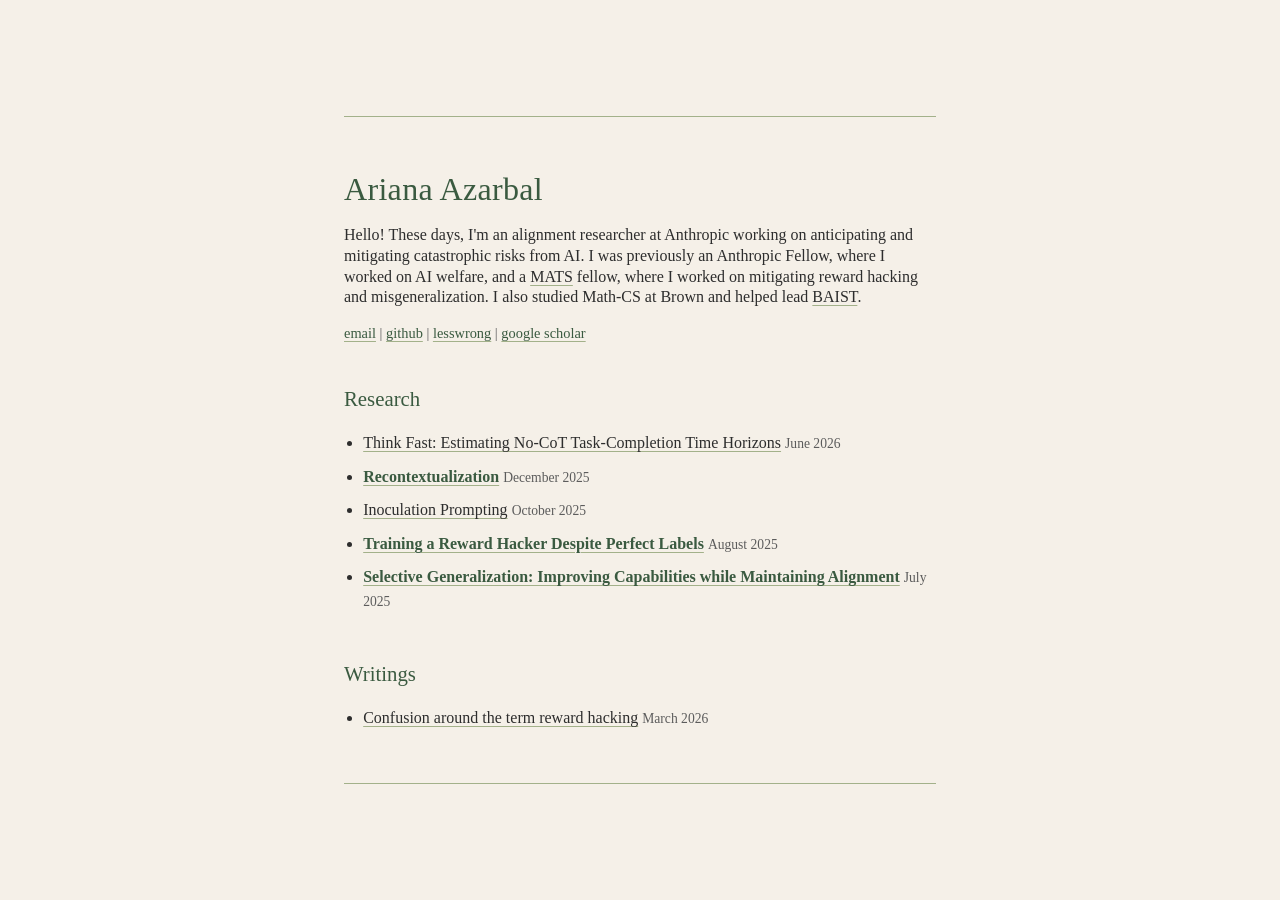
<file: index.html>
<!DOCTYPE html>
<html lang="en">
<head>
  <meta charset="utf-8">
  <meta name="viewport" content="width=device-width, initial-scale=1">
  <meta name="description" content="Ariana Azarbal">
  <title>Ariana Azarbal</title>
  <link rel="icon" href="data:image/svg+xml,<svg xmlns=%22http://www.w3.org/2000/svg%22 viewBox=%220 0 16 16%22><rect width=%2216%22 height=%2216%22 fill=%22%233a5a40%22/></svg>">
  <link rel="stylesheet" href="style.css">
</head>
<body>
  <main>
    <hr>

    <h1>Ariana Azarbal</h1>
    <section class="about">
      <div class="blurb">
        <p>Hello! These days, I'm an alignment researcher at Anthropic working on anticipating and mitigating catastrophic risks from AI. I was previously an Anthropic Fellow, where I worked on AI welfare, and a <a href="https://www.matsprogram.org/">MATS</a> fellow, where I worked on mitigating reward hacking and misgeneralization. I also studied Math-CS at Brown and helped lead <a href="https://www.baist.ai/">BAIST</a>.</p>
        <div class="links">
          <a href="mailto:arianaazarbal@gmail.com">email</a> | <a href="https://github.com/arianaazarbal">github</a> | <a href="https://www.lesswrong.com/users/ariana_azarbal">lesswrong</a> | <a href="https://scholar.google.com/citations?user=wHJZw3cAAAAJ&hl=en">google scholar</a>
        </div>
      </div>
    </section>

    <h2>Research</h2>
    <ul class="link-list">
      <li>
        <a href="https://arxiv.org/abs/2606.07157">Think Fast: Estimating No-CoT Task-Completion Time Horizons</a>
        <span class="detail">June 2026</span>
      </li>
      <li class="core">
        <a href="https://arxiv.org/abs/2512.19027">Recontextualization</a>
        <span class="detail">December 2025</span>
      </li>
      <li>
        <a href="https://arxiv.org/abs/2510.05024">Inoculation Prompting</a>
        <span class="detail">October 2025</span>
      </li>
      <li class="core">
        <a href="https://www.lesswrong.com/posts/dbYEoG7jNZbeWX39o/training-a-reward-hacker-despite-perfect-labels">Training a Reward Hacker Despite Perfect Labels</a>
        <span class="detail">August 2025</span>
      </li>
      <li class="core">
        <a href="https://www.lesswrong.com/posts/ZXxY2tccLapdjLbKm/selective-generalization-improving-capabilities-while">Selective Generalization: Improving Capabilities while Maintaining Alignment</a>
        <span class="detail">July 2025</span>
      </li>
    </ul>

    <h2>Writings</h2>
    <ul class="link-list">
      <li>
        <a href="https://www.lesswrong.com/posts/ixyokbwQEHgiHJYFW/confusion-around-the-term-reward-hacking">Confusion around the term reward hacking</a>
        <span class="detail">March 2026</span>
      </li>
      <!-- <li>
        <a href="#">Another Piece of Writing</a>
        <span class="detail">January 2026</span>
      </li> -->
    </ul>

    <hr class="bottom">
  </main>
</body>
</html>
</file>
<file: style.css>
/* === Palette === */
:root {
  --cream: #f5f0e8;
  --dark-green: #3a5a40;
  --green: #588157;
  --light-green: #a3b18a;
  --plum: #7a4a6e;
  --light-plum: #b892ad;
  --text: #2d2d2d;
  --text-light: #5c5c5c;
}

/* === Reset & Base === */
*, *::before, *::after { box-sizing: border-box; margin: 0; padding: 0; }

body {
  font-family: Georgia, 'Times New Roman', serif;
  background: var(--cream);
  color: var(--text);
  line-height: 1.5;
  min-height: 100vh;
  display: flex;
  align-items: center;
  justify-content: center;
}

/* === Layout === */
main {
  max-width: 640px;
  margin: 0 auto;
  padding: 4rem 1.5rem;
}

/* === Rules === */
hr {
  border: none;
  border-top: 1px solid var(--light-green);
  margin-bottom: 3rem;
}

hr.bottom {
  margin-top: 3rem;
  margin-bottom: 0;
}

/* === Typography === */
h1, h2 {
  font-weight: 400;
  color: var(--dark-green);
  margin-bottom: 0.75rem;
}

h1 {
  font-size: 2rem;
  letter-spacing: 0.01em;
}

h2 {
  font-size: 1.3rem;
  margin-top: 2.5rem;
}

p {
  margin-bottom: 1rem;
  color: var(--text);
}

/* === Links === */
a {
  color: var(--text);
  text-decoration-color: var(--light-green);
  text-decoration-thickness: 1px;
  text-underline-offset: 3px;
}

a:hover,
.about .links a:hover,
.link-list li.core > a:hover {
  color: var(--plum);
  text-decoration-color: var(--light-plum);
  text-decoration-thickness: 2px;
}

/* === About / Profile Section === */
.about {
  margin-bottom: 2rem;
}

.about .blurb {
  line-height: 1.3;
}

.about .links {
  margin-top: 0.5rem;
  font-size: 0.9rem;
  color: var(--text-light);
}

.about .links a {
  color: var(--dark-green);
}

/* === Link lists (Research, Writings, Blog) === */
.link-list, #posts {
  list-style: disc;
  padding-left: 1.2rem;
}

.link-list li, #posts li {
  padding: 0.3rem 0;
}

.link-list .detail, #posts .date {
  font-size: 0.85rem;
  color: var(--text-light);
}

.link-list li.core > a {
  font-weight: bold;
  color: var(--dark-green);
}
</file>
